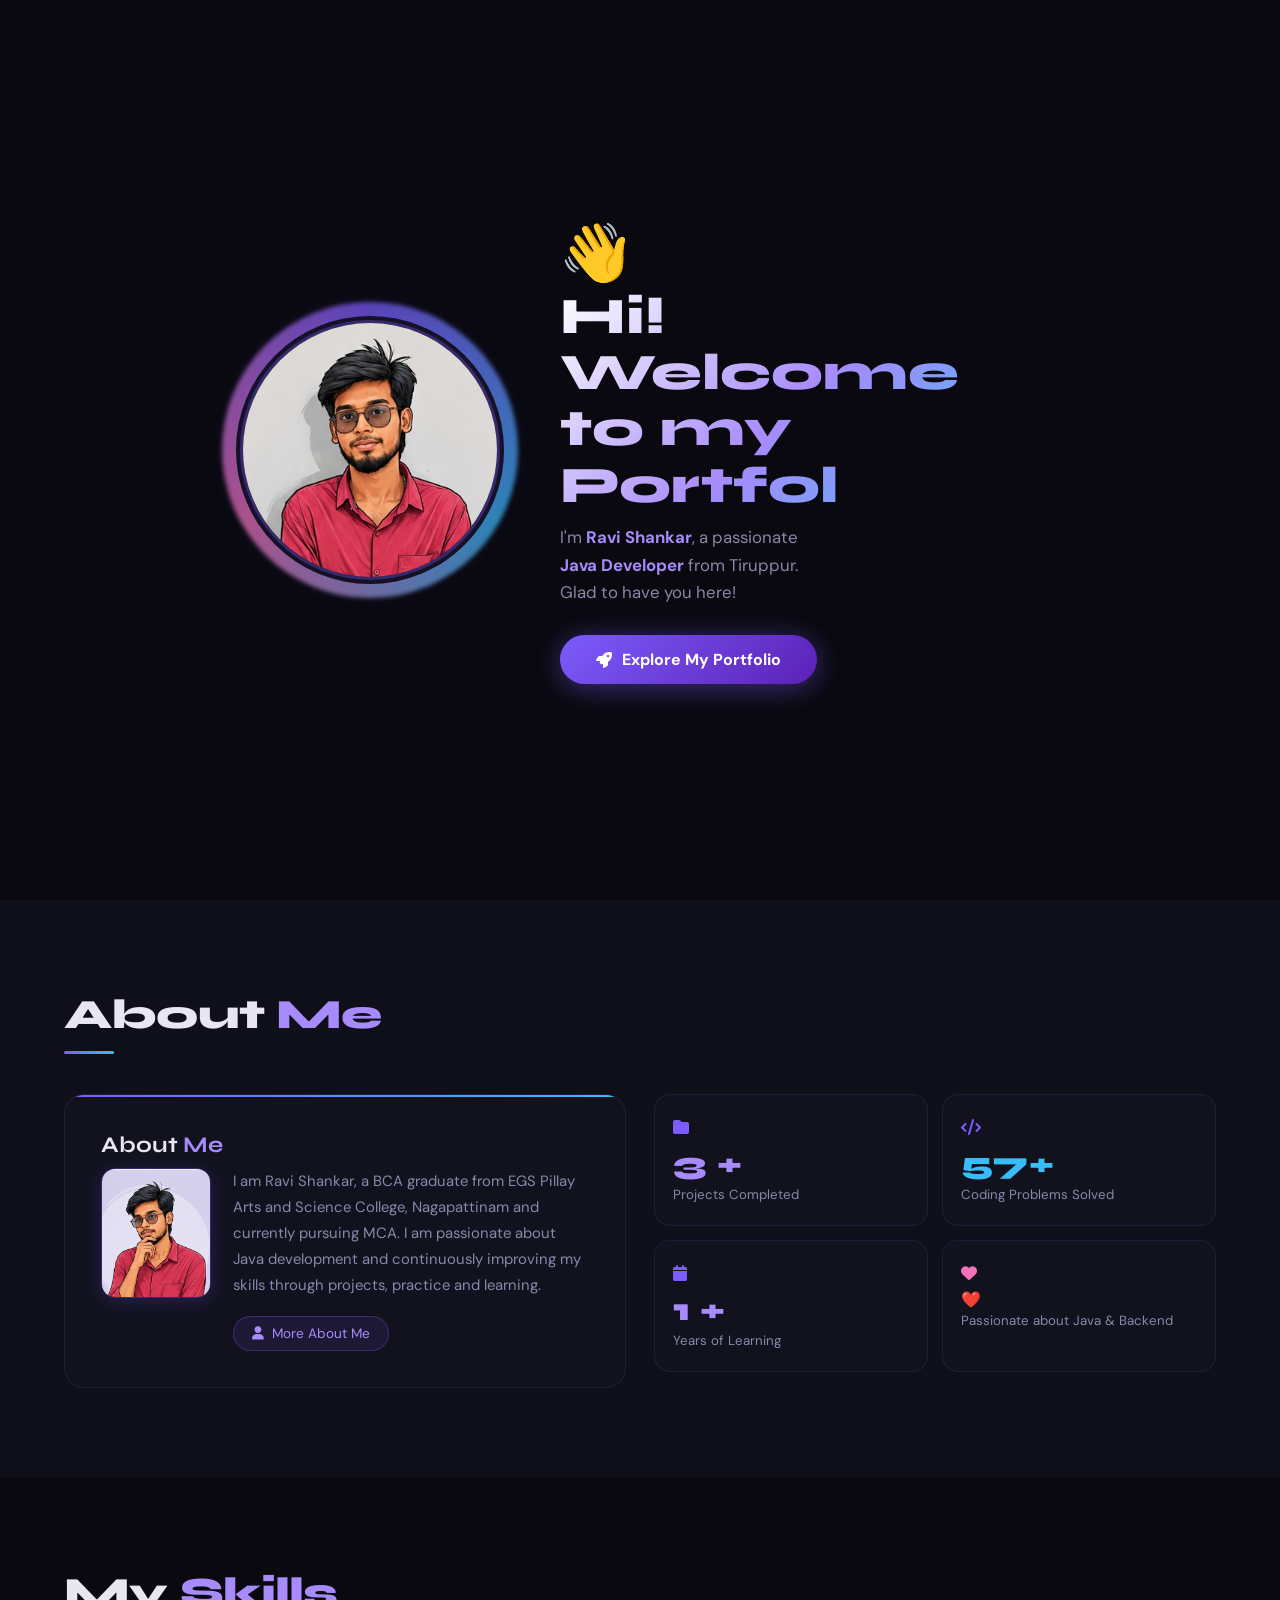
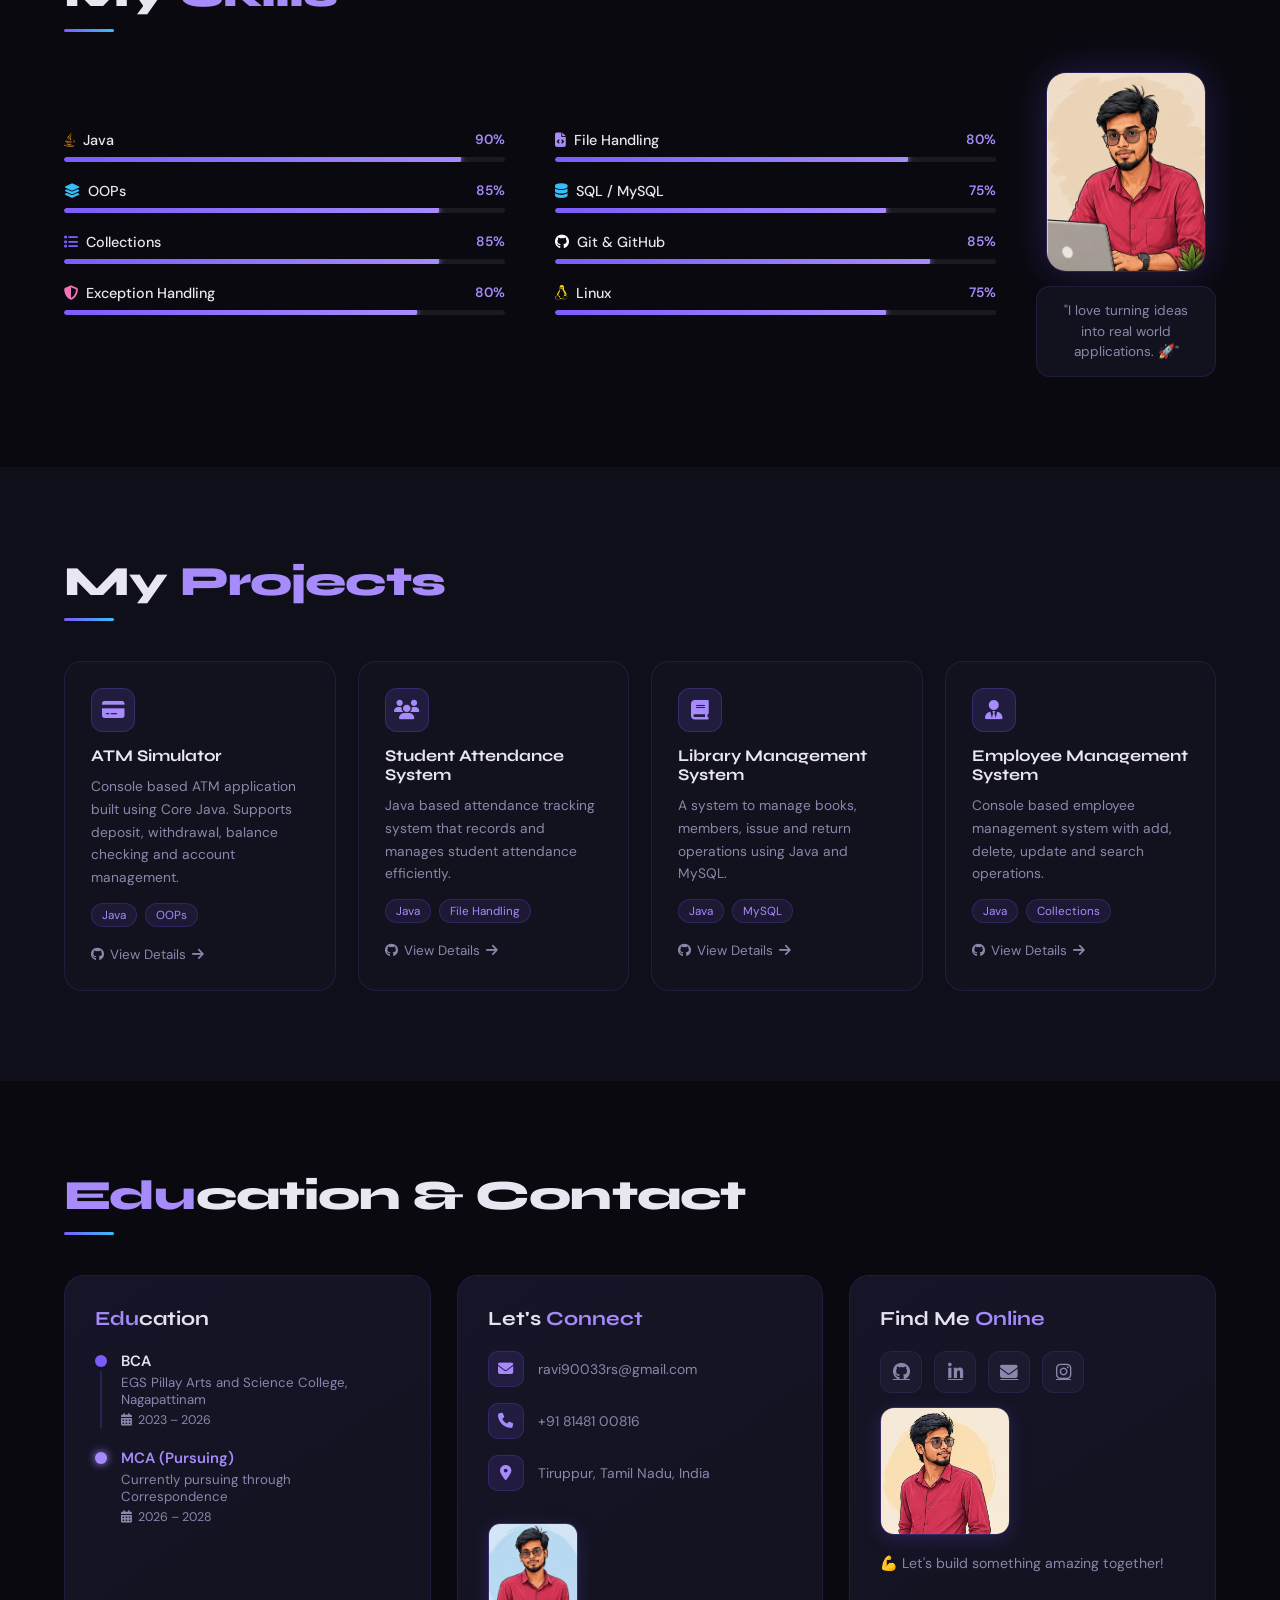
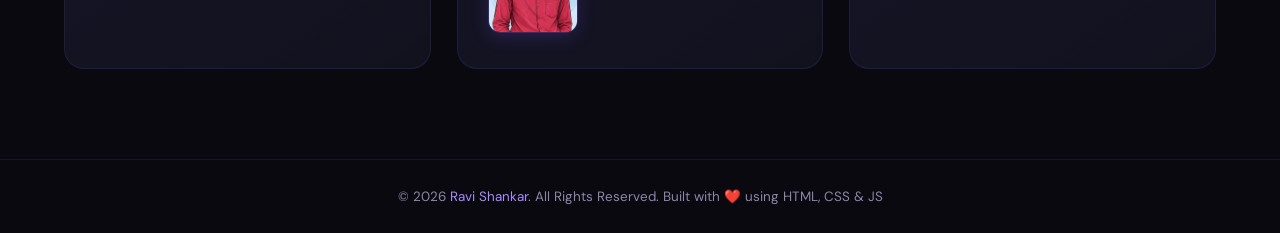
<file: index.html>
<!DOCTYPE html>
<html lang="en">
<head>
<meta charset="UTF-8"/>
<meta name="viewport" content="width=device-width, initial-scale=1.0"/>
<title>Ravi Shankar | Java Backend Developer</title>
<link href="https://fonts.googleapis.com/css2?family=Syne:wght@400;600;700;800&family=DM+Sans:ital,opsz,wght@0,9..40,300;0,9..40,400;0,9..40,500;1,9..40,300&display=swap" rel="stylesheet"/>
<link rel="stylesheet" href="https://cdnjs.cloudflare.com/ajax/libs/font-awesome/6.5.0/css/all.min.css"/>
<style>
/* ============================
   EDIT GUIDE - CSS VARIABLES
   To change colors, just update these values:
   ============================*/
:root {
  --bg: #09090f;           /* Main background */
  --bg2: #0f0f1a;          /* Section alt background */
  --card: #12121f;         /* Card background */
  --card2: #181828;        /* Card hover/alt */
  --border: rgba(120,100,255,0.13); /* Card borders */
  --purple: #7c5cfc;       /* Primary accent */
  --purple2: #a78bfa;      /* Secondary accent */
  --cyan: #38bdf8;         /* Highlight color */
  --accent: #f472b6;       /* Pink accent */
  --text: #e8e6f0;         /* Main text */
  --muted: #8b87aa;        /* Muted text */
  --glow: 0 0 40px rgba(124,92,252,0.25); /* Glow shadow */
}

*,*::before,*::after{box-sizing:border-box;margin:0;padding:0;}
html{scroll-behavior:smooth;}
body{background:var(--bg);color:var(--text);font-family:"DM Sans",sans-serif;overflow-x:hidden;cursor:none;}

/* ============================
   CUSTOM CURSOR
   ============================ */
#cursor{position:fixed;width:12px;height:12px;background:var(--purple);border-radius:50%;pointer-events:none;z-index:9999;transform:translate(-50%,-50%);transition:width .2s,height .2s,background .2s;mix-blend-mode:screen;}
#cursor-ring{position:fixed;width:38px;height:38px;border:1.5px solid var(--purple2);border-radius:50%;pointer-events:none;z-index:9998;transform:translate(-50%,-50%);transition:width .2s,height .2s,opacity .2s;opacity:0.6;}

::-webkit-scrollbar{width:5px;}
::-webkit-scrollbar-track{background:var(--bg);}
::-webkit-scrollbar-thumb{background:var(--purple);border-radius:10px;}

/* ============================
   GREETING SCREEN
   ============================ */
#greeting{
  position:fixed;inset:0;z-index:10000;
  background:var(--bg);
  display:flex;align-items:center;justify-content:center;flex-direction:column;
  transition:opacity 0.7s ease,transform 0.7s ease;
}
#greeting.hide{opacity:0;transform:scale(1.04);pointer-events:none;}
.greeting-inner{
  display:flex;align-items:center;gap:60px;
  animation:greet-in 0.9s cubic-bezier(.22,1,.36,1) both;
}
@keyframes greet-in{from{opacity:0;transform:translateY(40px)}to{opacity:1;transform:translateY(0)}}
.greeting-avatar-wrap{
  position:relative;width:260px;height:260px;
  animation:float-avatar 4s ease-in-out infinite;
}
@keyframes float-avatar{0%,100%{transform:translateY(0)}50%{transform:translateY(-16px)}}
.greeting-avatar-wrap::before{
  content:"";position:absolute;inset:-18px;border-radius:50%;
  background:conic-gradient(var(--purple),var(--cyan),var(--accent),var(--purple));
  animation:spin-ring 4s linear infinite;
  filter:blur(2px);opacity:0.7;
}
@keyframes spin-ring{to{transform:rotate(360deg)}}
.greeting-avatar-wrap::after{
  content:"";position:absolute;inset:-4px;border-radius:50%;background:var(--bg);
}
.greeting-avatar{
  position:relative;z-index:2;
  width:100%;height:100%;border-radius:50%;object-fit:cover;object-position:top center;
  border:3px solid rgba(124,92,252,0.4);
  box-shadow:var(--glow);
}
.greeting-text{max-width:480px;}
.greeting-wave{font-size:3.5rem;display:block;animation:wave-hand 1.2s ease-in-out infinite;transform-origin:70% 70%;}
@keyframes wave-hand{0%,100%{transform:rotate(0)}25%{transform:rotate(20deg)}75%{transform:rotate(-10deg)}}
.greeting-hi{
  font-family:"Syne",sans-serif;font-size:clamp(2.2rem,5vw,3.2rem);font-weight:800;
  line-height:1.1;margin-bottom:10px;
  background:linear-gradient(135deg,#fff 0%,var(--purple2) 50%,var(--cyan) 100%);
  -webkit-background-clip:text;-webkit-text-fill-color:transparent;
}
.greeting-sub{color:var(--muted);font-size:1.05rem;line-height:1.65;margin-bottom:28px;}
.greeting-sub b{color:var(--purple2);-webkit-text-fill-color:var(--purple2);}
.greeting-enter{
  background:linear-gradient(135deg,var(--purple),#5b21b6);
  color:#fff;border:none;padding:14px 36px;border-radius:30px;
  font-size:1rem;font-weight:700;cursor:none;
  display:inline-flex;align-items:center;gap:10px;
  box-shadow:0 4px 28px rgba(124,92,252,0.45);
  transition:transform .25s,box-shadow .25s;
  font-family:"DM Sans",sans-serif;
}
.greeting-enter:hover{transform:translateY(-4px) scale(1.04);box-shadow:0 10px 36px rgba(124,92,252,0.55);}
.greeting-particles{position:absolute;inset:0;overflow:hidden;pointer-events:none;}
.greeting-particles span{
  position:absolute;border-radius:50%;opacity:0;
  animation:gp-float 5s infinite ease-in-out;
}
@keyframes gp-float{0%{opacity:0;transform:translateY(0) scale(0)}20%{opacity:0.7}80%{opacity:0.3}100%{opacity:0;transform:translateY(-150px) scale(2)}}

/* ============================
   NAVBAR
   ============================ */
nav{
  position:fixed;top:0;left:0;right:0;z-index:100;
  display:flex;align-items:center;justify-content:space-between;
  padding:0 5%;height:70px;
  background:rgba(9,9,15,0.88);backdrop-filter:blur(20px);
  border-bottom:1px solid var(--border);
  transition:box-shadow .3s;
}
nav.scrolled{box-shadow:0 2px 30px rgba(124,92,252,0.15);}
.logo{font-family:"Syne",sans-serif;font-size:1.4rem;font-weight:800;letter-spacing:-.02em;}
.logo span{color:var(--purple);}
.nav-links{display:flex;gap:2rem;list-style:none;}
.nav-links a{color:var(--muted);text-decoration:none;font-size:.9rem;font-weight:500;transition:color .25s;position:relative;padding-bottom:4px;}
.nav-links a::after{content:"";position:absolute;bottom:0;left:0;right:0;height:1.5px;background:var(--purple);transform:scaleX(0);transform-origin:left;transition:transform .3s;}
.nav-links a:hover,.nav-links a.active{color:var(--text);}
.nav-links a:hover::after,.nav-links a.active::after{transform:scaleX(1);}
.hamburger{display:none;flex-direction:column;gap:5px;cursor:none;}
.hamburger span{width:24px;height:2px;background:var(--text);border-radius:2px;transition:.3s;}

/* ============================
   SECTIONS GENERAL
   ============================ */
section{padding:90px 5%;}
.section-title{font-family:"Syne",sans-serif;font-size:clamp(1.9rem,4vw,2.6rem);font-weight:800;letter-spacing:-.02em;margin-bottom:12px;}
.section-title span{color:var(--purple2);}
.section-underline{width:50px;height:3px;background:linear-gradient(90deg,var(--purple),var(--cyan));border-radius:2px;margin-bottom:40px;}

/* ============================
   HERO SECTION
   ============================ */
#home{
  min-height:100vh;display:flex;align-items:center;
  position:relative;overflow:hidden;padding-top:110px;
  gap:40px;
}
.hero-bg{
  position:absolute;inset:0;z-index:0;
  background:radial-gradient(ellipse 60% 60% at 70% 40%,rgba(124,92,252,.18) 0%,transparent 70%),
              radial-gradient(ellipse 40% 40% at 20% 80%,rgba(56,189,248,.1) 0%,transparent 60%);
}
.hero-particles{position:absolute;inset:0;z-index:0;overflow:hidden;}
.hero-particles span{position:absolute;border-radius:50%;background:var(--purple);opacity:0;animation:float-particle 6s infinite ease-in-out;}
@keyframes float-particle{0%{opacity:0;transform:translateY(0) scale(0)}20%{opacity:.6}80%{opacity:.3}100%{opacity:0;transform:translateY(-120px) scale(1.5)}}

.hero-content{position:relative;z-index:2;flex:1;max-width:560px;}
.hero-badge{
  display:inline-flex;align-items:center;gap:8px;
  background:rgba(124,92,252,.12);border:1px solid rgba(124,92,252,.3);
  border-radius:20px;padding:6px 14px;font-size:.8rem;color:var(--purple2);
  margin-bottom:22px;animation:fade-up .8s ease both;
}
.hero-badge::before{content:"";width:7px;height:7px;background:var(--purple);border-radius:50%;animation:pulse-dot 1.4s infinite;}
@keyframes pulse-dot{0%,100%{opacity:1}50%{opacity:.3}}
.hero-hi{font-size:1.3rem;color:var(--muted);animation:fade-up .8s .1s ease both;}
.hero-name{
  font-family:"Syne",sans-serif;font-size:clamp(2.8rem,5.5vw,4.2rem);font-weight:800;
  line-height:1.05;letter-spacing:-.03em;
  background:linear-gradient(135deg,#fff 0%,var(--purple2) 60%,var(--cyan) 100%);
  -webkit-background-clip:text;-webkit-text-fill-color:transparent;
  animation:fade-up .8s .2s ease both;
}
.hero-role{font-size:1.25rem;font-weight:500;margin:10px 0 16px;animation:fade-up .8s .3s ease both;min-height:2rem;}
.hero-role .hl{color:var(--purple2);}
.hero-desc{color:var(--muted);line-height:1.75;max-width:440px;animation:fade-up .8s .4s ease both;font-size:.95rem;}
.hero-btns{display:flex;gap:14px;margin-top:32px;flex-wrap:wrap;animation:fade-up .8s .5s ease both;}
.btn-primary{
  background:linear-gradient(135deg,var(--purple),#5b21b6);color:#fff;
  border:none;padding:13px 28px;border-radius:30px;font-size:.9rem;font-weight:600;
  cursor:none;display:flex;align-items:center;gap:8px;
  transition:transform .25s,box-shadow .25s;
  box-shadow:0 4px 24px rgba(124,92,252,.35);font-family:"DM Sans",sans-serif;
}
.btn-primary:hover{transform:translateY(-3px) scale(1.03);box-shadow:0 8px 32px rgba(124,92,252,.5);}
.btn-secondary{
  background:transparent;color:var(--text);
  border:1.5px solid rgba(255,255,255,.2);padding:13px 28px;
  border-radius:30px;font-size:.9rem;font-weight:500;
  cursor:none;display:flex;align-items:center;gap:8px;
  transition:border-color .25s,background .25s,transform .25s;font-family:"DM Sans",sans-serif;
}
.btn-secondary:hover{border-color:var(--purple2);background:rgba(124,92,252,.08);transform:translateY(-3px);}

/* Hero avatar */
.hero-visual{position:relative;z-index:2;flex:1;display:flex;align-items:center;justify-content:flex-end;animation:fade-up .9s .2s ease both;}
.hero-orb{
  width:clamp(260px,33vw,400px);height:clamp(260px,33vw,400px);
  border-radius:50%;position:relative;
  background:radial-gradient(circle,rgba(124,92,252,.2) 0%,rgba(124,92,252,.04) 60%,transparent 80%);
  display:flex;align-items:center;justify-content:center;
}
.hero-orb::before,.hero-orb::after{
  content:"";position:absolute;inset:12px;border-radius:50%;
  border:1.5px solid rgba(124,92,252,.3);
  animation:rotate-ring 12s linear infinite;
}
.hero-orb::after{inset:32px;border-color:rgba(56,189,248,.2);animation-direction:reverse;animation-duration:8s;}
@keyframes rotate-ring{to{transform:rotate(360deg)}}

.hero-avatar-img{
  width:82%;height:82%;border-radius:50%;z-index:2;
  object-fit:cover;object-position:top center;
  border:2.5px solid rgba(124,92,252,.4);
  box-shadow:var(--glow);
  animation:float-hero 5s ease-in-out infinite;
}
@keyframes float-hero{0%,100%{transform:translateY(0)}50%{transform:translateY(-14px)}}

.hero-icon{
  position:absolute;width:48px;height:48px;
  background:var(--card2);border:1px solid var(--border);
  border-radius:14px;display:flex;align-items:center;justify-content:center;
  font-size:1.3rem;box-shadow:var(--glow);
  animation:float-icon 4s ease-in-out infinite;
}
@keyframes float-icon{0%,100%{transform:translateY(0) rotate(0)}50%{transform:translateY(-8px) rotate(5deg)}}

.speech-bubble{
  position:absolute;top:-10px;left:-30px;
  background:var(--card2);border:1px solid var(--border);
  border-radius:16px 16px 16px 4px;padding:12px 16px;
  font-size:.82rem;line-height:1.4;
  box-shadow:var(--glow);animation:bubble-anim 3s ease-in-out infinite;
  z-index:5;white-space:nowrap;
}
@keyframes bubble-anim{0%,100%{transform:scale(1)}50%{transform:scale(1.04)}}
@keyframes fade-up{from{opacity:0;transform:translateY(30px)}to{opacity:1;transform:translateY(0)}}

/* ============================
   ABOUT SECTION
   ============================ */
#about{background:var(--bg2);}
.about-grid{display:grid;grid-template-columns:1fr 1fr;gap:28px;align-items:start;}
.about-card{
  background:var(--card);border:1px solid var(--border);
  border-radius:20px;padding:36px;position:relative;overflow:hidden;
  transition:transform .3s,box-shadow .3s;
}
.about-card:hover{transform:translateY(-4px);box-shadow:var(--glow);}
.about-card::before{content:"";position:absolute;top:0;left:0;right:0;height:2px;background:linear-gradient(90deg,var(--purple),var(--cyan));}
.about-inner{display:flex;gap:22px;align-items:flex-start;}
.about-avatar-side{
  width:110px;height:130px;flex-shrink:0;
  border-radius:14px;object-fit:cover;object-position:top;
  border:1.5px solid rgba(124,92,252,.35);
  box-shadow:0 4px 18px rgba(124,92,252,.2);
}
.about-card h3{font-family:"Syne",sans-serif;font-size:1.4rem;font-weight:700;margin-bottom:10px;}
.about-card h3 span{color:var(--purple2);}
.about-card p{color:var(--muted);line-height:1.75;font-size:.93rem;}
.about-btn{
  margin-top:18px;display:inline-flex;align-items:center;gap:8px;
  background:rgba(124,92,252,.1);border:1px solid rgba(124,92,252,.3);
  color:var(--purple2);border-radius:20px;padding:8px 18px;
  font-size:.85rem;cursor:none;transition:background .25s;
}
.about-btn:hover{background:rgba(124,92,252,.22);}
.stats-grid{display:grid;grid-template-columns:1fr 1fr;gap:14px;}
.stat-card{
  background:var(--card);border:1px solid var(--border);
  border-radius:16px;padding:22px 18px;
  transition:transform .3s,box-shadow .3s;
}
.stat-card:hover{transform:translateY(-4px);box-shadow:var(--glow);}
.stat-num{font-family:"Syne",sans-serif;font-size:2rem;font-weight:800;color:var(--purple2);}
.stat-label{color:var(--muted);font-size:.83rem;margin-top:3px;}
.stat-icon{font-size:1rem;color:var(--purple);margin-bottom:6px;}
.stat-card.passionate .stat-num{color:var(--accent);font-size:1rem;}

/* ============================
   SKILLS SECTION
   ============================ */
#skills{background:var(--bg);}
.skills-layout{display:grid;grid-template-columns:1fr auto;gap:40px;align-items:center;}
.skills-grid{display:grid;grid-template-columns:1fr 1fr;gap:16px 50px;}
.skill-item{margin-bottom:4px;}
.skill-header{display:flex;justify-content:space-between;margin-bottom:8px;}
.skill-name{font-size:.9rem;font-weight:500;display:flex;align-items:center;gap:8px;}
.skill-pct{font-size:.85rem;color:var(--purple2);font-weight:600;}
.skill-bar{height:5px;background:rgba(255,255,255,.07);border-radius:5px;overflow:hidden;}
.skill-fill{
  height:100%;border-radius:5px;
  background:linear-gradient(90deg,var(--purple),var(--purple2));
  width:0%;transition:width 1.3s cubic-bezier(.22,1,.36,1);position:relative;
}
.skill-fill::after{content:"";position:absolute;right:0;top:50%;transform:translateY(-50%);width:8px;height:8px;border-radius:50%;background:var(--purple2);box-shadow:0 0 6px var(--purple2);}
.skills-avatar{
  width:160px;height:200px;object-fit:cover;object-position:top;
  border-radius:20px;border:1.5px solid rgba(124,92,252,.3);
  box-shadow:var(--glow);
  transition:transform .3s;
}
.skills-avatar:hover{transform:scale(1.04) translateY(-4px);}
.skills-quote{
  background:var(--card);border:1px solid var(--border);
  border-radius:14px;padding:14px 18px;font-size:.85rem;
  color:var(--muted);margin-top:14px;text-align:center;max-width:180px;
  line-height:1.5;
}

/* ============================
   PROJECTS SECTION
   ============================ */
#projects{background:var(--bg2);}
.projects-grid{display:grid;grid-template-columns:repeat(auto-fit,minmax(250px,1fr));gap:22px;}
.project-card{
  background:var(--card);border:1px solid var(--border);
  border-radius:18px;padding:26px;position:relative;overflow:hidden;
  transition:transform .3s,box-shadow .3s,border-color .3s;cursor:none;
}
.project-card::before{
  content:"";position:absolute;inset:0;
  background:linear-gradient(135deg,rgba(124,92,252,.06),transparent);
  opacity:0;transition:opacity .3s;
}
.project-card:hover{transform:translateY(-6px);box-shadow:0 12px 40px rgba(124,92,252,.2);border-color:rgba(124,92,252,.35);}
.project-card:hover::before{opacity:1;}
.proj-icon{
  width:44px;height:44px;border-radius:12px;
  background:rgba(124,92,252,.14);border:1px solid rgba(124,92,252,.25);
  display:flex;align-items:center;justify-content:center;
  font-size:1.25rem;margin-bottom:14px;color:var(--purple2);
}
.proj-title{font-family:"Syne",sans-serif;font-weight:700;font-size:1.02rem;margin-bottom:10px;}
.proj-desc{color:var(--muted);font-size:.86rem;line-height:1.65;margin-bottom:14px;}
.proj-tags{display:flex;gap:8px;flex-wrap:wrap;margin-bottom:16px;}
.proj-tag{
  background:rgba(124,92,252,.1);border:1px solid rgba(124,92,252,.2);
  color:var(--purple2);font-size:.73rem;padding:3px 10px;border-radius:20px;
}
.proj-link{
  display:inline-flex;align-items:center;gap:6px;
  color:var(--muted);font-size:.84rem;text-decoration:none;
  transition:color .2s;
}
.proj-link:hover{color:var(--purple2);}

/* ============================
   EDUCATION + CONTACT SECTION
   ============================ */
#education{background:var(--bg);}
.edu-connect-grid{display:grid;grid-template-columns:1fr 1fr 1fr;gap:26px;}
.edu-card{
  background:var(--card);border:1px solid var(--border);
  border-radius:20px;padding:30px;position:relative;overflow:hidden;
}
.edu-card::before{
  content:"";position:absolute;inset:0;
  background:linear-gradient(145deg,rgba(124,92,252,.04),transparent);
  pointer-events:none;
}
.edu-card h3{font-family:"Syne",sans-serif;font-size:1.25rem;font-weight:700;margin-bottom:20px;}
.edu-card h3 span{color:var(--purple2);}
.edu-item{display:flex;gap:14px;margin-bottom:20px;}
.edu-dot-col{display:flex;flex-direction:column;align-items:center;}
.edu-dot{width:12px;height:12px;border-radius:50%;background:var(--purple);margin-top:4px;flex-shrink:0;}
.edu-line{flex:1;width:1.5px;background:rgba(124,92,252,.2);margin-top:4px;}
.edu-deg{font-weight:600;font-size:.93rem;}
.edu-school{color:var(--muted);font-size:.83rem;margin-top:3px;}
.edu-year{display:flex;align-items:center;gap:6px;color:var(--muted);font-size:.78rem;margin-top:4px;}
.edu-item.pursuing .edu-dot{background:var(--purple2);box-shadow:0 0 8px var(--purple2);}
.edu-item.pursuing .edu-deg{color:var(--purple2);}
.connect-item{display:flex;align-items:center;gap:14px;margin-bottom:16px;}
.connect-icon{
  width:36px;height:36px;border-radius:10px;
  background:rgba(124,92,252,.12);border:1px solid rgba(124,92,252,.2);
  display:flex;align-items:center;justify-content:center;
  color:var(--purple2);font-size:.95rem;flex-shrink:0;
}
.connect-text{font-size:.87rem;color:var(--muted);}
.social-icons{display:flex;gap:12px;margin-top:6px;flex-wrap:wrap;}
.soc-icon{
  width:42px;height:42px;border-radius:12px;
  background:var(--card2);border:1px solid var(--border);
  display:flex;align-items:center;justify-content:center;
  font-size:1.1rem;color:var(--muted);cursor:none;
  transition:transform .25s,color .25s,border-color .25s,box-shadow .25s;
}
.soc-icon:hover{transform:translateY(-4px) scale(1.1);color:var(--purple2);border-color:var(--purple2);box-shadow:0 4px 16px rgba(124,92,252,.25);}
.soc-icon.github:hover{color:#fff;}
.soc-icon.linkedin:hover{color:#0a66c2;border-color:#0a66c2;}
.soc-icon.gmail:hover{color:#ea4335;border-color:#ea4335;}
.soc-icon.instagram:hover{color:#f472b6;border-color:#f472b6;}
.find-avatar{
  width:100%;max-width:130px;border-radius:14px;
  object-fit:cover;object-position:top;margin-top:14px;
  border:1.5px solid rgba(124,92,252,.3);
  box-shadow:0 4px 18px rgba(124,92,252,.2);
  transition:transform .3s;
}
.find-avatar:hover{transform:scale(1.05);}

/* ============================
   FOOTER
   ============================ */
footer{
  text-align:center;padding:28px 5%;
  border-top:1px solid var(--border);
  color:var(--muted);font-size:.84rem;
}
footer a{color:var(--purple2);text-decoration:none;}

/* ============================
   SCROLL ANIMATIONS
   ============================ */
.reveal{opacity:0;transform:translateY(36px);transition:opacity .75s ease,transform .75s ease;}
.reveal.visible{opacity:1;transform:translateY(0);}

/* ============================
   SCROLL TO TOP
   ============================ */
#to-top{
  position:fixed;bottom:28px;right:28px;width:44px;height:44px;border-radius:50%;
  background:var(--purple);color:#fff;
  display:flex;align-items:center;justify-content:center;
  cursor:none;box-shadow:var(--glow);
  opacity:0;pointer-events:none;transition:opacity .3s,transform .3s;z-index:99;
}
#to-top.show{opacity:1;pointer-events:all;}
#to-top:hover{transform:translateY(-4px) scale(1.1);}

/* ============================
   INTERACTIVE TOOLTIP
   ============================ */
.tooltip{
  position:fixed;z-index:9997;background:var(--card2);
  border:1px solid var(--border);border-radius:10px;
  padding:8px 14px;font-size:.8rem;color:var(--muted);
  pointer-events:none;opacity:0;transition:opacity .2s;
  white-space:nowrap;
}

/* ============================
   MOBILE
   ============================ */
@media(max-width:900px){
  .skills-layout{grid-template-columns:1fr;}
  .skills-avatar,.skills-quote{display:none;}
}
@media(max-width:768px){
  .nav-links{display:none;position:absolute;top:70px;left:0;right:0;flex-direction:column;background:var(--bg2);padding:20px 5%;border-bottom:1px solid var(--border);}
  .nav-links.open{display:flex;}
  .hamburger{display:flex;}
  #home{flex-direction:column;gap:30px;text-align:center;padding-top:100px;}
  .hero-visual{justify-content:center;}
  .hero-btns{justify-content:center;}
  .about-grid,.edu-connect-grid{grid-template-columns:1fr;}
  .about-inner{flex-direction:column;}
  .stats-grid{grid-template-columns:1fr 1fr;}
  .greeting-inner{flex-direction:column;gap:30px;text-align:center;padding:20px;}
  .greeting-avatar-wrap{width:180px;height:180px;}
}
</style>
</head>
<body>

<!-- CURSOR -->
<div id="cursor"></div>
<div id="cursor-ring"></div>
<div class="tooltip" id="tooltip"></div>

<!-- ============================
     GREETING SCREEN
     Edit the text below to change what it says
     ============================ -->
<div id="greeting">
  <div class="greeting-particles" id="greet-particles"></div>
  <div class="greeting-inner">
    <div class="greeting-avatar-wrap">
      <!-- AVATAR: Confident pose used for greeting -->
      <img class="greeting-avatar" src="./image/file_0000000012bc71f89e1888171dc85006~2.png" alt="Ravi Shankar"/>
    </div>
    <div class="greeting-text">
      <span class="greeting-wave">👋</span>
      <h1 class="greeting-hi" id="greet-typed"></h1>
      <!-- Edit the greeting message below -->
      <p class="greeting-sub">
        I'm <b>Ravi Shankar</b>, a passionate<br/>
        <b>Java Developer</b> from Tiruppur.<br/>
        Glad to have you here!
      </p>
      <button class="greeting-enter" onclick="enterSite()">
        <i class="fa fa-rocket"></i> Explore My Portfolio 
      </button>
    </div>
  </div>
</div>

<!-- ============================
     NAVBAR
     Edit nav links if you add new sections
     ============================ -->
<nav id="navbar">
  <div class="logo">Ravi <span>Shankar</span></div>
  <ul class="nav-links" id="nav-links">
    <li><a href="#home" class="active">Home</a></li>
    <li><a href="#about">About</a></li>
    <li><a href="#skills">Skills</a></li>
    <li><a href="#projects">Projects</a></li>
    <li><a href="#education">Education</a></li>
    <li><a href="#contact">Contact</a></li>
  </ul>
  <div style="display:flex;gap:12px;align-items:center;">
    <div class="hamburger" id="hamburger"><span></span><span></span><span></span></div>
  </div>
</nav>

<!-- ============================
     HERO SECTION
     Edit name, role, description here
     ============================ -->
<section id="home">
  <div class="hero-bg"></div>
  <div class="hero-particles" id="hero-particles"></div>

  <div class="hero-content">
    <div class="hero-badge">🚀 Available for Opportunities</div>
    <p class="hero-hi">Hi, I'm</p>
    <!-- EDIT: Your name -->                                                                                                                                                                                                                            
    <h1 class="hero-name">Ravi Shankar</h1>
    <!-- EDIT: roles array in the JS section below (search "TYPING ROLES") -->
    <p class="hero-role"><span class="hl">Java Developer</span></p>
    <!-- EDIT: Your tagline -->
    <p class="hero-desc">BCA Graduate | MCA Student | Passionate about building reliable Java applications and solving real-world problems.</p>
    <div class="hero-btns">
      <button class="btn-primary" onclick="document.getElementById('projects').scrollIntoView({behavior:'smooth'})">
        View My Work <i class="fa fa-arrow-right"></i>
      </button>
      <!-- EDIT: Change href to your actual resume PDF link -->
 <a href="assets/Resume.pdf" download class="btn-secondary">
  <i class="fa fa-download"></i> Download Resume</a>
      </button>
    </div>
  </div>

  <div class="hero-visual">
    <div class="hero-orb">
      <div class="speech-bubble">👋 Hello!<br/>Welcome to my<br/>portfolio!</div>
      <!-- Avatar 1: Confident pose in hero -->
      <img class="hero-avatar-img" src="./image/file_0000000012bc71f89e1888171dc85006~2.png" alt="Ravi Shankar"/>
      <div class="hero-icon" style="top:8%;right:-8px;animation-delay:.2s;color:#f89820;"><i class="fab fa-java"></i></div>
      <div class="hero-icon" style="bottom:16%;right:-4px;animation-delay:.8s;color:var(--purple2);"><i class="fa fa-code"></i></div>
      <div class="hero-icon" style="top:28%;left:-8px;animation-delay:1.4s;color:var(--cyan);"><i class="fa fa-database"></i></div>
    </div>
  </div>
</section>

<!-- ============================
     ABOUT SECTION
     Edit the text content below
     ============================ -->
<section id="about">
  <div class="reveal">
    <h2 class="section-title">About <span>Me</span></h2>
    <div class="section-underline"></div>
  </div>
  <div class="about-grid reveal">
    <div class="about-card">
      <h3>About <span>Me</span></h3>
      <div class="about-inner">
        <!-- Avatar 3: Thinking pose for about section -->
        <img class="about-avatar-side" src="./image/file_0000000012bc71f89e1888171dc85006~4.png" alt="Thinking pose"/>
        <div>
          <!-- EDIT: Your about me text -->
          <p>I am Ravi Shankar, a BCA graduate from EGS Pillay Arts and Science College, Nagapattinam and currently pursuing MCA. I am passionate about Java development and continuously improving my skills through projects, practice and learning.</p>
          <div class="about-btn"><i class="fa fa-user"></i> More About Me</div>
        </div>
      </div>
    </div>
    <div class="stats-grid">
      <!-- EDIT: Update numbers as you grow -->
      <div class="stat-card">
        <div class="stat-icon"><i class="fa fa-folder"></i></div>
        <div class="stat-num" data-count="3">0</div>
        <div class="stat-label">Projects Completed</div>
      </div>
      <div class="stat-card">
        <div class="stat-icon"><i class="fa fa-code"></i></div>
        <div class="stat-num" style="color:var(--cyan)" data-count="100">0</div>
        <div class="stat-label">Coding Problems Solved</div>
      </div>
      <div class="stat-card">
        <div class="stat-icon"><i class="fa fa-calendar"></i></div>
        <div class="stat-num" data-count="1">0</div>
        <div class="stat-label">Years of Learning</div>
      </div>
      <div class="stat-card passionate">
        <div class="stat-icon" style="color:var(--accent)"><i class="fa fa-heart"></i></div>
        <div class="stat-num">❤️</div>
        <div class="stat-label">Passionate about Java &amp; Backend</div>
      </div>
    </div>
  </div>
</section>

<!-- ============================
     SKILLS SECTION
     Edit skill names and percentages (data-w="XX")
     ============================ -->
<section id="skills">
  <div class="reveal">
    <h2 class="section-title">My <span>Skills</span></h2>
    <div class="section-underline"></div>
  </div>
  <div class="skills-layout reveal">
    <div class="skills-grid" id="skills-grid">
      <!-- EDIT: Change skill name and data-w value (0-100) for each skill -->
      <div class="skill-item">
        <div class="skill-header">
          <span class="skill-name"><i class="fab fa-java" style="color:#f89820"></i> Java</span>
          <span class="skill-pct">90%</span>
        </div>
        <div class="skill-bar"><div class="skill-fill" data-w="90"></div></div>
      </div>
      <div class="skill-item">
        <div class="skill-header">
          <span class="skill-name"><i class="fa fa-file-code" style="color:var(--purple2)"></i> File Handling</span>
          <span class="skill-pct">80%</span>
        </div>
        <div class="skill-bar"><div class="skill-fill" data-w="80"></div></div>
      </div>
      <div class="skill-item">
        <div class="skill-header">
          <span class="skill-name"><i class="fa fa-layer-group" style="color:var(--cyan)"></i> OOPs</span>
          <span class="skill-pct">85%</span>
        </div>
        <div class="skill-bar"><div class="skill-fill" data-w="85"></div></div>
      </div>
      <div class="skill-item">
        <div class="skill-header">
          <span class="skill-name"><i class="fa fa-database" style="color:#38bdf8"></i> SQL / MySQL</span>
          <span class="skill-pct">75%</span>
        </div>
        <div class="skill-bar"><div class="skill-fill" data-w="75"></div></div>
      </div>
      <div class="skill-item">
        <div class="skill-header">
          <span class="skill-name"><i class="fa fa-list" style="color:var(--purple)"></i> Collections</span>
          <span class="skill-pct">85%</span>
        </div>
        <div class="skill-bar"><div class="skill-fill" data-w="85"></div></div>
      </div>
      <div class="skill-item">
        <div class="skill-header">
          <span class="skill-name"><i class="fab fa-github" style="color:#fff"></i> Git &amp; GitHub</span>
          <span class="skill-pct">85%</span>
        </div>
        <div class="skill-bar"><div class="skill-fill" data-w="85"></div></div>
      </div>
      <div class="skill-item">
        <div class="skill-header">
          <span class="skill-name"><i class="fa fa-shield-alt" style="color:var(--accent)"></i> Exception Handling</span>
          <span class="skill-pct">80%</span>
        </div>
        <div class="skill-bar"><div class="skill-fill" data-w="80"></div></div>
      </div>
      <div class="skill-item">
        <div class="skill-header">
          <span class="skill-name"><i class="fab fa-linux" style="color:#ffd700"></i> Linux</span>
          <span class="skill-pct">75%</span>
        </div>
        <div class="skill-bar"><div class="skill-fill" data-w="75"></div></div>
      </div>
    </div>
    <!-- Avatar 2: Working pose beside skills -->
    <div style="display:flex;flex-direction:column;align-items:center;">
      <img class="skills-avatar" src="./image/file_0000000012bc71f89e1888171dc85006~3.png" alt="Working pose"/>
      <div class="skills-quote">"I love turning ideas into real world applications. 🚀"</div>
    </div>
  </div>
</section>

<!-- ============================
     PROJECTS SECTION
     Add/edit projects below - copy a .project-card block to add new ones
     ============================ -->
<section id="projects">
  <div class="reveal">
    <h2 class="section-title">My <span>Projects</span></h2>
    <div class="section-underline"></div>
  </div>
  <div class="projects-grid">
    <!-- EDIT: Update project title, description, tags, and github link -->
    <div class="project-card reveal" data-tooltip="Click to view on GitHub">
      <div class="proj-icon"><i class="fa fa-credit-card"></i></div>
      <div class="proj-title">ATM Simulator</div>
      <div class="proj-desc">Console based ATM application built using Core Java. Supports deposit, withdrawal, balance checking and account management.</div>
      <div class="proj-tags"><span class="proj-tag">Java</span><span class="proj-tag">OOPs</span></div>
      <a href="#" class="proj-link"><i class="fab fa-github"></i> View Details <i class="fa fa-arrow-right"></i></a>
    </div>
    <div class="project-card reveal" data-tooltip="Click to view on GitHub">
      <div class="proj-icon"><i class="fa fa-users"></i></div>
      <div class="proj-title">Student Attendance System</div>
      <div class="proj-desc">Java based attendance tracking system that records and manages student attendance efficiently.</div>
      <div class="proj-tags"><span class="proj-tag">Java</span><span class="proj-tag">File Handling</span></div>
      <a href="#" class="proj-link"><i class="fab fa-github"></i> View Details <i class="fa fa-arrow-right"></i></a>
    </div>
    <div class="project-card reveal" data-tooltip="Click to view on GitHub">
      <div class="proj-icon"><i class="fa fa-book"></i></div>
      <div class="proj-title">Library Management System</div>
      <div class="proj-desc">A system to manage books, members, issue and return operations using Java and MySQL.</div>
      <div class="proj-tags"><span class="proj-tag">Java</span><span class="proj-tag">MySQL</span></div>
      <a href="#" class="proj-link"><i class="fab fa-github"></i> View Details <i class="fa fa-arrow-right"></i></a>
    </div>
    <div class="project-card reveal" data-tooltip="Click to view on GitHub">
      <div class="proj-icon"><i class="fa fa-user-tie"></i></div>
      <div class="proj-title">Employee Management System</div>
      <div class="proj-desc">Console based employee management system with add, delete, update and search operations.</div>
      <div class="proj-tags"><span class="proj-tag">Java</span><span class="proj-tag">Collections</span></div>
      <a href="#" class="proj-link"><i class="fab fa-github"></i> View Details <i class="fa fa-arrow-right"></i></a>
    </div>
  </div>
</section>

<!-- ============================
     EDUCATION + CONTACT SECTION
     Edit education and contact details below
     ============================ -->
<section id="education">
  <div class="reveal">
    <h2 class="section-title"><span>Edu</span>cation &amp; Contact</h2>
    <div class="section-underline"></div>
  </div>
  <div class="edu-connect-grid">
    <div class="edu-card reveal">
      <h3><span>Edu</span>cation</h3>
      <div class="edu-item">
        <div class="edu-dot-col"><div class="edu-dot"></div><div class="edu-line"></div></div>
        <div>
          <!-- EDIT: Your degree and college -->
          <div class="edu-deg">BCA</div>
          <div class="edu-school">EGS Pillay Arts and Science College, Nagapattinam</div>
          <div class="edu-year"><i class="fa fa-calendar-alt"></i> 2023 – 2026</div>
        </div>
      </div>
      <div class="edu-item pursuing">
        <div class="edu-dot-col"><div class="edu-dot"></div></div>
        <div>
          <div class="edu-deg">MCA (Pursuing)</div>
          <div class="edu-school">Currently pursuing through Correspondence</div>
          <div class="edu-year"><i class="fa fa-calendar-alt"></i> 2026 – 2028</div>
        </div>
      </div>
    </div>

    <div class="edu-card reveal" id="contact">
      <h3>Let's <span>Connect</span></h3>
      <!-- EDIT: Your email, phone, location -->
      <div class="connect-item">
        <div class="connect-icon"><i class="fa fa-envelope"></i></div>
        <div class="connect-text">ravi90033rs@gmail.com</div>
      </div>
      <div class="connect-item">
        <div class="connect-icon"><i class="fa fa-phone"></i></div>
        <div class="connect-text">+91 81481 00816</div>
      </div>
      <div class="connect-item">
        <div class="connect-icon"><i class="fa fa-map-marker-alt"></i></div>
        <div class="connect-text">Tiruppur, Tamil Nadu, India</div>
      </div>
      <!-- Avatar 4: Relaxed pose -->
      <img class="about-avatar-side" src="./image/file_0000000012bc71f89e1888171dc85006~5.png" alt="Relaxed pose" style="margin-top:16px;width:90px;height:110px;border-radius:12px;"/>
    </div>

    <div class="edu-card reveal">
      <h3>Find Me <span>Online</span></h3>
      <!-- EDIT: Add your actual social media URLs as href values -->
      <div class="social-icons">
        <a href="https://github.com/" target="_blank" class="soc-icon github" data-tooltip="GitHub"><i class="fab fa-github"></i></a>
        <a href="https://linkedin.com/in/ravi-shankar-j-e-6b7607341" target="_blank" class="soc-icon linkedin" data-tooltip="LinkedIn"><i class="fab fa-linkedin-in"></i></a>
        <a href="mailto:ravi90033rs@gmail.com" class="soc-icon gmail" data-tooltip="Email"><i class="fa fa-envelope"></i></a>
        <a href="https://www.instagram.com/lovely_boy_r_s_143/" target="_blank" class="soc-icon instagram" data-tooltip="Instagram"><i class="fab fa-instagram"></i></a>
      </div>
      <!-- Avatar 5: Side profile -->
      <img class="find-avatar" src="./image/file_0000000012bc71f89e1888171dc85006~6.png" alt="Side profile pose"/>
      <p style="color:var(--muted);font-size:.88rem;margin-top:12px;line-height:1.6;">💪 Let's build something amazing together!</p>
    </div>
  </div>
</section>

<footer>
  © 2026 <a href="#">Ravi Shankar</a>. All Rights Reserved. Built with ❤️ using HTML, CSS &amp; JS
</footer>

<div id="to-top" onclick="window.scrollTo({top:0,behavior:'smooth'})"><i class="fa fa-chevron-up"></i></div>

<script>
// ============================
// CURSOR
// ============================
const cursor = document.getElementById("cursor");
const ring = document.getElementById("cursor-ring");
let mx=0,my=0,rx=0,ry=0;
document.addEventListener("mousemove",e=>{mx=e.clientX;my=e.clientY;cursor.style.left=mx+"px";cursor.style.top=my+"px";});
(function loop(){rx+=(mx-rx)*.12;ry+=(my-ry)*.12;ring.style.left=rx+"px";ring.style.top=ry+"px";requestAnimationFrame(loop);})();
document.querySelectorAll("a,button,.btn-primary,.btn-secondary,.about-btn,.soc-icon,.project-card,.stat-card,.hamburger,#to-top,.greeting-enter").forEach(el=>{
  el.addEventListener("mouseenter",()=>{cursor.style.width="20px";cursor.style.height="20px";ring.style.width="54px";ring.style.height="54px";ring.style.opacity=".3";});
  el.addEventListener("mouseleave",()=>{cursor.style.width="12px";cursor.style.height="12px";ring.style.width="38px";ring.style.height="38px";ring.style.opacity=".6";});
});

// ============================
// TOOLTIP
// ============================
const tooltip = document.getElementById("tooltip");
document.querySelectorAll("[data-tooltip]").forEach(el=>{
  el.addEventListener("mouseenter",e=>{tooltip.textContent=el.dataset.tooltip;tooltip.style.opacity="1";});
  el.addEventListener("mousemove",e=>{tooltip.style.left=(e.clientX+14)+"px";tooltip.style.top=(e.clientY-32)+"px";});
  el.addEventListener("mouseleave",()=>{tooltip.style.opacity="0";});
});

// ============================
// GREETING SCREEN TYPED TEXT
// Edit the text in the array below to change greeting message
// ============================
const greetMsg = "Hi! Welcome to my Portfolio 🎉";
let gi=0;
const greetEl = document.getElementById("greet-typed");
function typeGreet(){
  if(gi<=greetMsg.length){
    greetEl.textContent=greetMsg.slice(0,gi);
    gi++;
    setTimeout(typeGreet, gi===1?600:55);
  }
}
typeGreet();

// Greeting particles
const gpc = document.getElementById("greet-particles");
const gColors=["#7c5cfc","#38bdf8","#f472b6","#a78bfa","#ffd700"];
for(let i=0;i<30;i++){
  const s=document.createElement("span");
  const sz=Math.random()*6+2;
  s.style.cssText=`width:${sz}px;height:${sz}px;left:${Math.random()*100}%;top:${Math.random()*100}%;background:${gColors[Math.floor(Math.random()*gColors.length)]};animation-delay:${Math.random()*4}s;animation-duration:${3+Math.random()*3}s;`;
  gpc.appendChild(s);
}

// Enter site
function enterSite(){
  document.getElementById("greeting").classList.add("hide");
  setTimeout(()=>{document.getElementById("greeting").style.display="none";},750);
}
// Auto-dismiss after 8 seconds if user doesn't click
setTimeout(enterSite, 8000);

// ============================
// HERO PARTICLES
// ============================
const pc=document.getElementById("hero-particles");
const pColors=["#7c5cfc","#38bdf8","#f472b6"];
for(let i=0;i<20;i++){
  const s=document.createElement("span");
  const sz=Math.random()*4+2;
  s.style.cssText=`width:${sz}px;height:${sz}px;left:${Math.random()*100}%;top:${40+Math.random()*55}%;background:${pColors[Math.floor(Math.random()*3)]};animation-delay:${Math.random()*5}s;animation-duration:${4+Math.random()*4}s;`;
  pc.appendChild(s);
}

// ============================
// NAVBAR
// ============================
const navbar=document.getElementById("navbar");
window.addEventListener("scroll",()=>{
  navbar.classList.toggle("scrolled",window.scrollY>30);
  document.getElementById("to-top").classList.toggle("show",window.scrollY>300);
  ["home","about","skills","projects","education"].forEach(id=>{
    const el=document.getElementById(id);
    if(!el)return;
    const r=el.getBoundingClientRect();
    const lnk=document.querySelector(`.nav-links a[href="#${id}"]`);
    if(lnk)lnk.classList.toggle("active",r.top<=100&&r.bottom>100);
  });
});
document.getElementById("hamburger").addEventListener("click",()=>{
  document.getElementById("nav-links").classList.toggle("open");
});
document.querySelectorAll(".nav-links a").forEach(a=>{
  a.addEventListener("click",e=>{
    e.preventDefault();
    const t=document.querySelector(a.getAttribute("href"));
    if(t)t.scrollIntoView({behavior:"smooth"});
    document.getElementById("nav-links").classList.remove("open");
  });
});

// ============================
// SCROLL REVEAL
// ============================
const observer=new IntersectionObserver(entries=>{
  entries.forEach(e=>{if(e.isIntersecting){e.target.classList.add("visible");observer.unobserve(e.target);}} );
},{threshold:.1});
document.querySelectorAll(".reveal").forEach(el=>observer.observe(el));

// ============================
// SKILL BARS ANIMATION
// ============================
const skillObserver=new IntersectionObserver(entries=>{
  entries.forEach(e=>{
    if(e.isIntersecting){
      e.target.querySelectorAll(".skill-fill").forEach(bar=>{bar.style.width=bar.dataset.w+"%";});
      skillObserver.unobserve(e.target);
    }
  });
},{threshold:.2});
const sg=document.getElementById("skills-grid");
if(sg)skillObserver.observe(sg);

// ============================
// COUNTER ANIMATION
// ============================
const countObserver=new IntersectionObserver(entries=>{
  entries.forEach(e=>{
    if(e.isIntersecting){
      e.target.querySelectorAll("[data-count]").forEach(el=>{
        const target=+el.dataset.count;
        let cur=0;
        const step=Math.ceil(target/40);
        const t=setInterval(()=>{
          cur=Math.min(cur+step,target);
          el.textContent=cur+(target>=10?"+":" +");
          if(cur>=target)clearInterval(t);
        },35);
      });
      countObserver.unobserve(e.target);
    }
  });
},{threshold:.3});
document.querySelectorAll(".stats-grid").forEach(el=>countObserver.observe(el));

// ============================
// TYPING EFFECT - Hero role
// EDIT: Add/remove roles in the array below
// ============================
const roles=["Java Backend Developer","Problem Solver 🎯","MCA Student 📚","Open Source Enthusiast 🌐","Building Real-World Apps 🚀"];
let ri=0,ci=0,del=false;
const roleEl=document.querySelector(".hero-role");
function typeRole(){
  const txt=roles[ri];
  if(!del){ci++;roleEl.innerHTML=`<span class="hl">${txt.slice(0,ci)}</span>`;if(ci===txt.length){del=true;setTimeout(typeRole,1600);return;}}
  else{ci--;roleEl.innerHTML=`<span class="hl">${txt.slice(0,ci)}</span>`;if(ci===0){del=false;ri=(ri+1)%roles.length;}}
  setTimeout(typeRole,del?45:85);
}
setTimeout(typeRole,1400);
</script>
</body>
</html>
</file>
